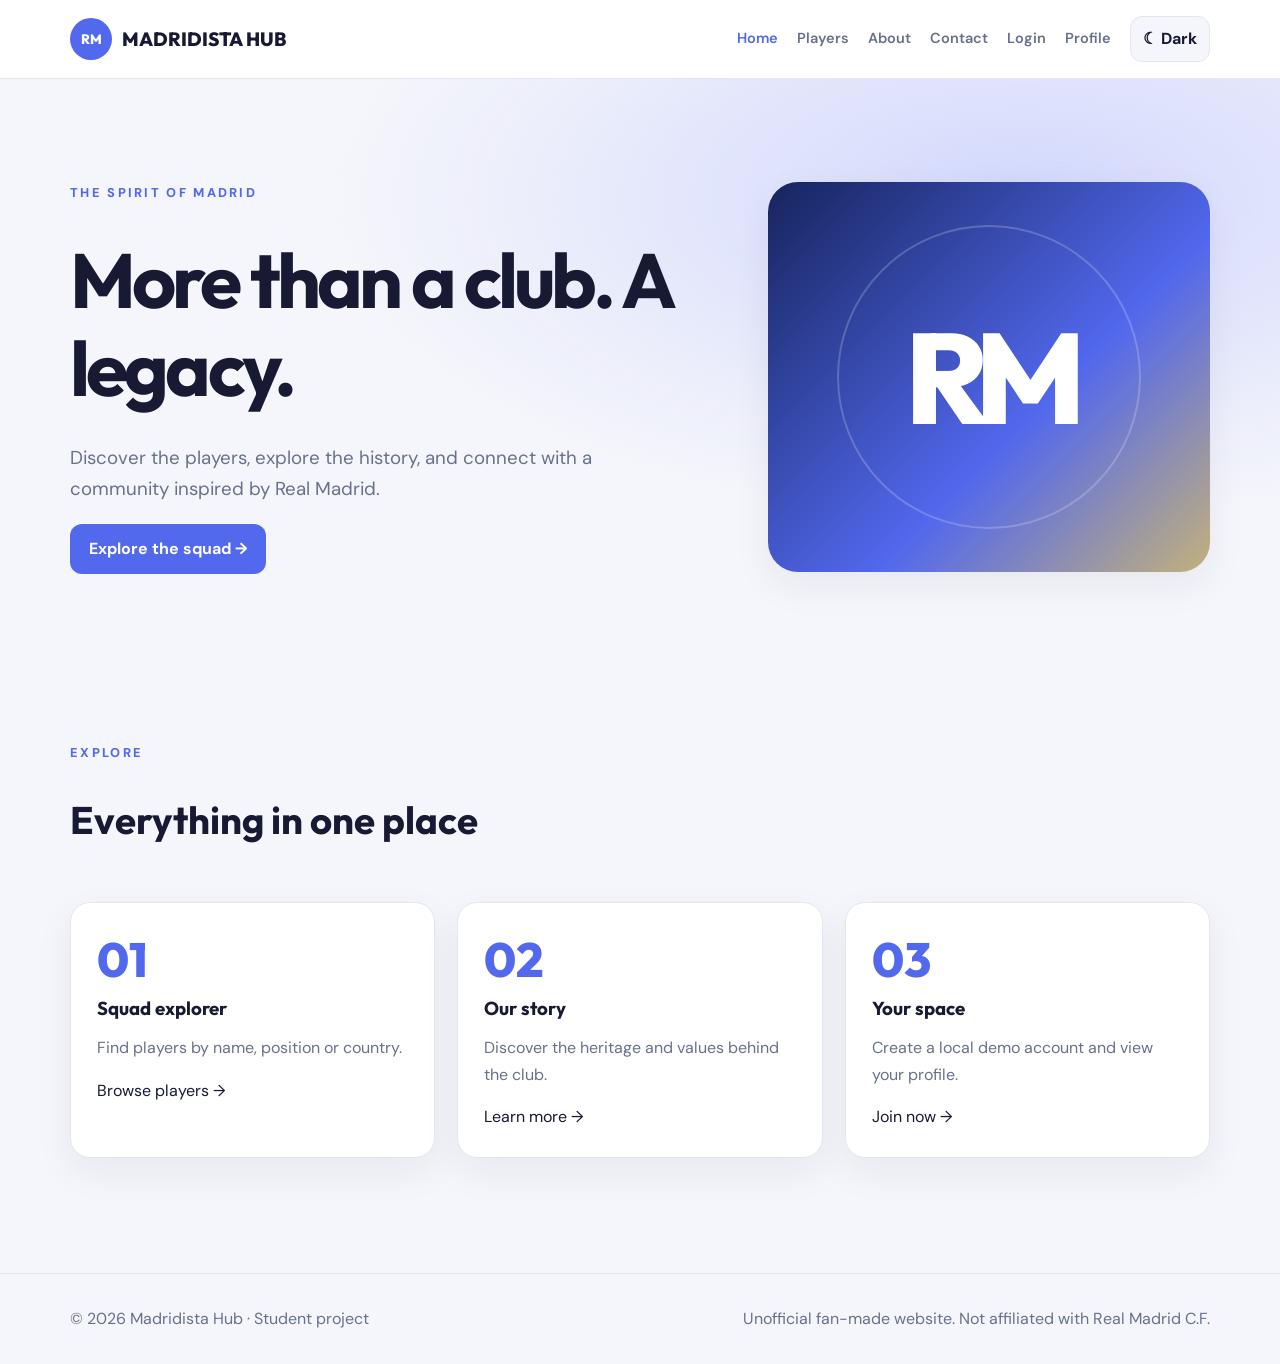
<file: index.html>
<!doctype html><html lang="en"><head><meta charset="UTF-8"><meta name="viewport" content="width=device-width,initial-scale=1"><meta name="description" content="Unofficial Real Madrid fan website student project"><title>Home | Madridista Hub</title><link rel="stylesheet" href="css/style.css"><script src="js/script.js" defer></script></head><body><header class="site-header"><nav class="container nav" aria-label="Main navigation"><a class="brand" href="index.html"><span class="crest" aria-hidden="true">RM</span> MADRIDISTA HUB</a><div class="nav-links"><a href="index.html">Home</a><a href="players.html">Players</a><a href="about.html">About</a><a href="contact.html">Contact</a><a href="login.html">Login</a><a href="profile.html">Profile</a><button class="theme-btn" type="button">☾ Dark</button></div></nav></header><main><section class="hero"><div class="container hero-grid"><div><span class="eyebrow">The spirit of Madrid</span><h1>More than a club. A legacy.</h1><p class="lead">Discover the players, explore the history, and connect with a community inspired by Real Madrid.</p><a class="btn" href="players.html">Explore the squad →</a></div><div class="hero-art" role="img" aria-label="Stylized blue and gold Madridista Hub graphic"><strong>RM</strong></div></div></section><section class="section"><div class="container"><div class="section-head"><div><span class="eyebrow">Explore</span><h2>Everything in one place</h2></div></div><div class="grid"><article class="card"><span class="number">01</span><h3>Squad explorer</h3><p class="muted">Find players by name, position or country.</p><a href="players.html">Browse players →</a></article><article class="card"><span class="number">02</span><h3>Our story</h3><p class="muted">Discover the heritage and values behind the club.</p><a href="about.html">Learn more →</a></article><article class="card"><span class="number">03</span><h3>Your space</h3><p class="muted">Create a local demo account and view your profile.</p><a href="login.html">Join now →</a></article></div></div></section></main><footer class="footer"><div class="container footer-inner"><span>© 2026 Madridista Hub · Student project</span><span>Unofficial fan-made website. Not affiliated with Real Madrid C.F.</span></div></footer></body></html>
</file>
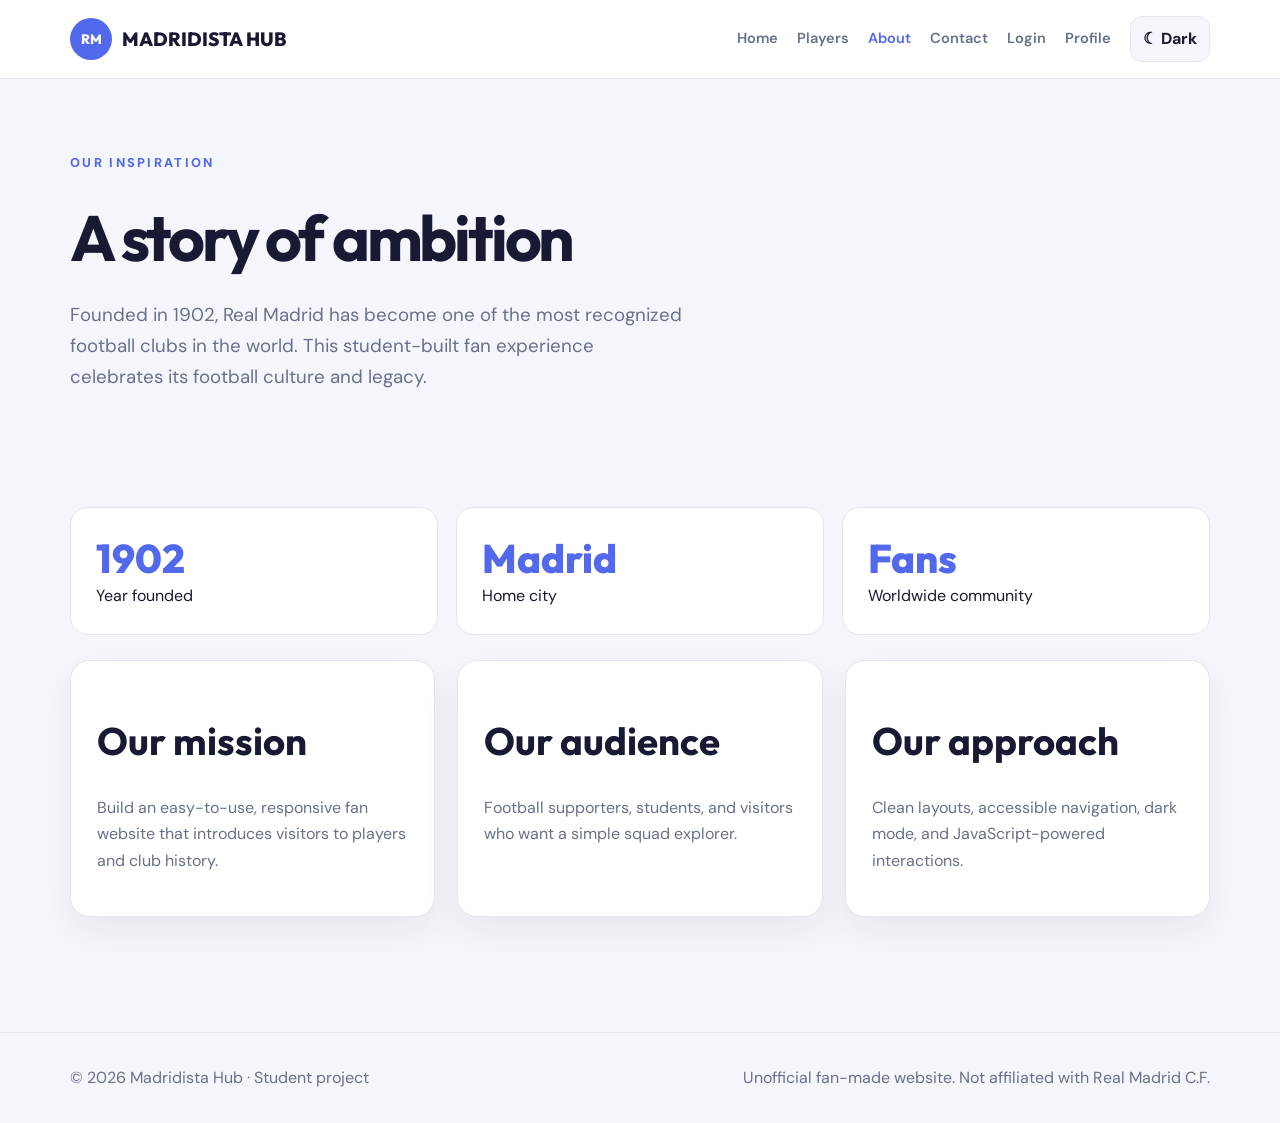
<file: about.html>
<!doctype html><html lang="en"><head><meta charset="UTF-8"><meta name="viewport" content="width=device-width,initial-scale=1"><meta name="description" content="Unofficial Real Madrid fan website student project"><title>About | Madridista Hub</title><link rel="stylesheet" href="css/style.css"><script src="js/script.js" defer></script></head><body><header class="site-header"><nav class="container nav" aria-label="Main navigation"><a class="brand" href="index.html"><span class="crest" aria-hidden="true">RM</span> MADRIDISTA HUB</a><div class="nav-links"><a href="index.html">Home</a><a href="players.html">Players</a><a href="about.html">About</a><a href="contact.html">Contact</a><a href="login.html">Login</a><a href="profile.html">Profile</a><button class="theme-btn" type="button">☾ Dark</button></div></nav></header><main><section class="container page-head"><span class="eyebrow">Our inspiration</span><h1>A story of ambition</h1><p class="lead">Founded in 1902, Real Madrid has become one of the most recognized football clubs in the world. This student-built fan experience celebrates its football culture and legacy.</p></section><section class="section"><div class="container"><div class="stats"><div class="stat"><strong>1902</strong>Year founded</div><div class="stat"><strong>Madrid</strong>Home city</div><div class="stat"><strong>Fans</strong>Worldwide community</div></div><div class="grid" style="margin-top:25px"><article class="card"><h2>Our mission</h2><p class="muted">Build an easy-to-use, responsive fan website that introduces visitors to players and club history.</p></article><article class="card"><h2>Our audience</h2><p class="muted">Football supporters, students, and visitors who want a simple squad explorer.</p></article><article class="card"><h2>Our approach</h2><p class="muted">Clean layouts, accessible navigation, dark mode, and JavaScript-powered interactions.</p></article></div></div></section></main><footer class="footer"><div class="container footer-inner"><span>© 2026 Madridista Hub · Student project</span><span>Unofficial fan-made website. Not affiliated with Real Madrid C.F.</span></div></footer></body></html>
</file>
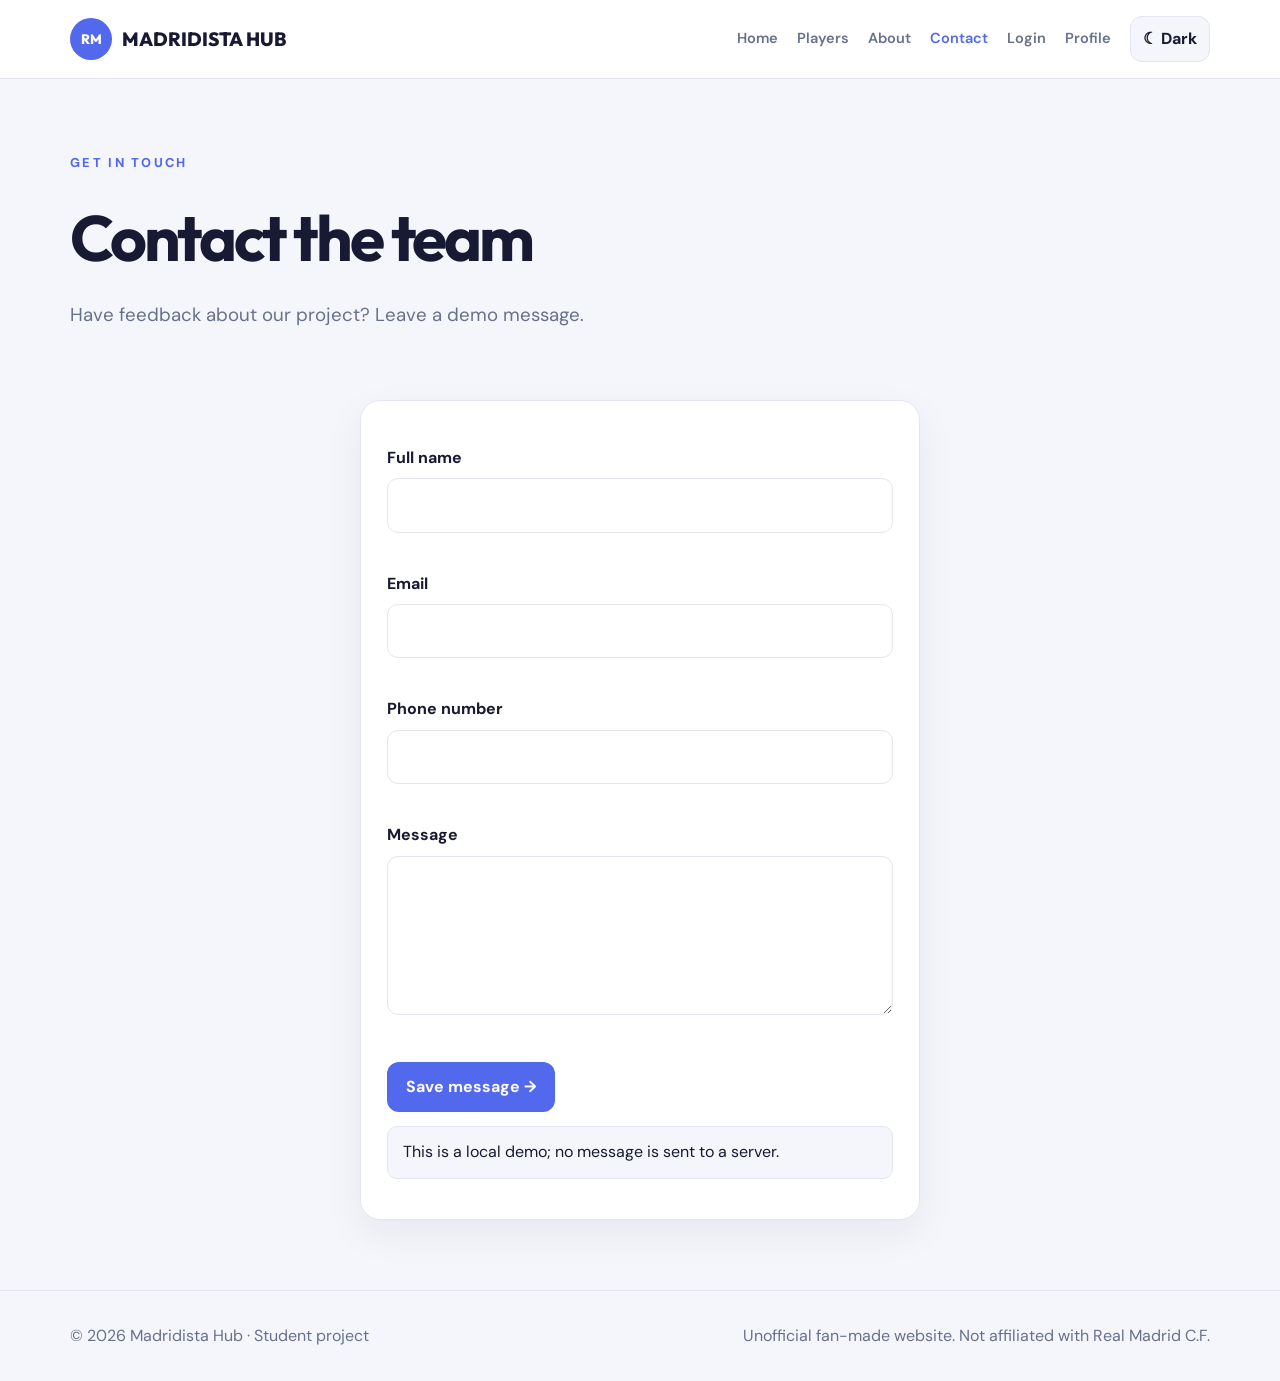
<file: contact.html>
<!doctype html><html lang="en"><head><meta charset="UTF-8"><meta name="viewport" content="width=device-width,initial-scale=1"><meta name="description" content="Unofficial Real Madrid fan website student project"><title>Contact | Madridista Hub</title><link rel="stylesheet" href="css/style.css"><script src="js/script.js" defer></script></head><body><header class="site-header"><nav class="container nav" aria-label="Main navigation"><a class="brand" href="index.html"><span class="crest" aria-hidden="true">RM</span> MADRIDISTA HUB</a><div class="nav-links"><a href="index.html">Home</a><a href="players.html">Players</a><a href="about.html">About</a><a href="contact.html">Contact</a><a href="login.html">Login</a><a href="profile.html">Profile</a><button class="theme-btn" type="button">☾ Dark</button></div></nav></header><main><section class="container page-head"><span class="eyebrow">Get in touch</span><h1>Contact the team</h1><p class="lead">Have feedback about our project? Leave a demo message.</p></section><section class="container"><form id="contact-form" class="card form-card" novalidate><div class="field"><label for="contact-name">Full name</label><input id="contact-name" type="text"  required><div class="error" id="contact-name-error" aria-live="polite"></div></div><div class="field"><label for="contact-email">Email</label><input id="contact-email" type="email"  required><div class="error" id="contact-email-error" aria-live="polite"></div></div><div class="field"><label for="contact-phone">Phone number</label><input id="contact-phone" type="tel"  required><div class="error" id="contact-phone-error" aria-live="polite"></div></div><div class="field"><label for="contact-message">Message</label><textarea id="contact-message" rows="5" required></textarea><div class="error" id="contact-message-error" aria-live="polite"></div></div><button class="primary" type="submit">Save message →</button><p class="notice" id="contact-success" role="status">This is a local demo; no message is sent to a server.</p></form></section></main><footer class="footer"><div class="container footer-inner"><span>© 2026 Madridista Hub · Student project</span><span>Unofficial fan-made website. Not affiliated with Real Madrid C.F.</span></div></footer></body></html>
</file>
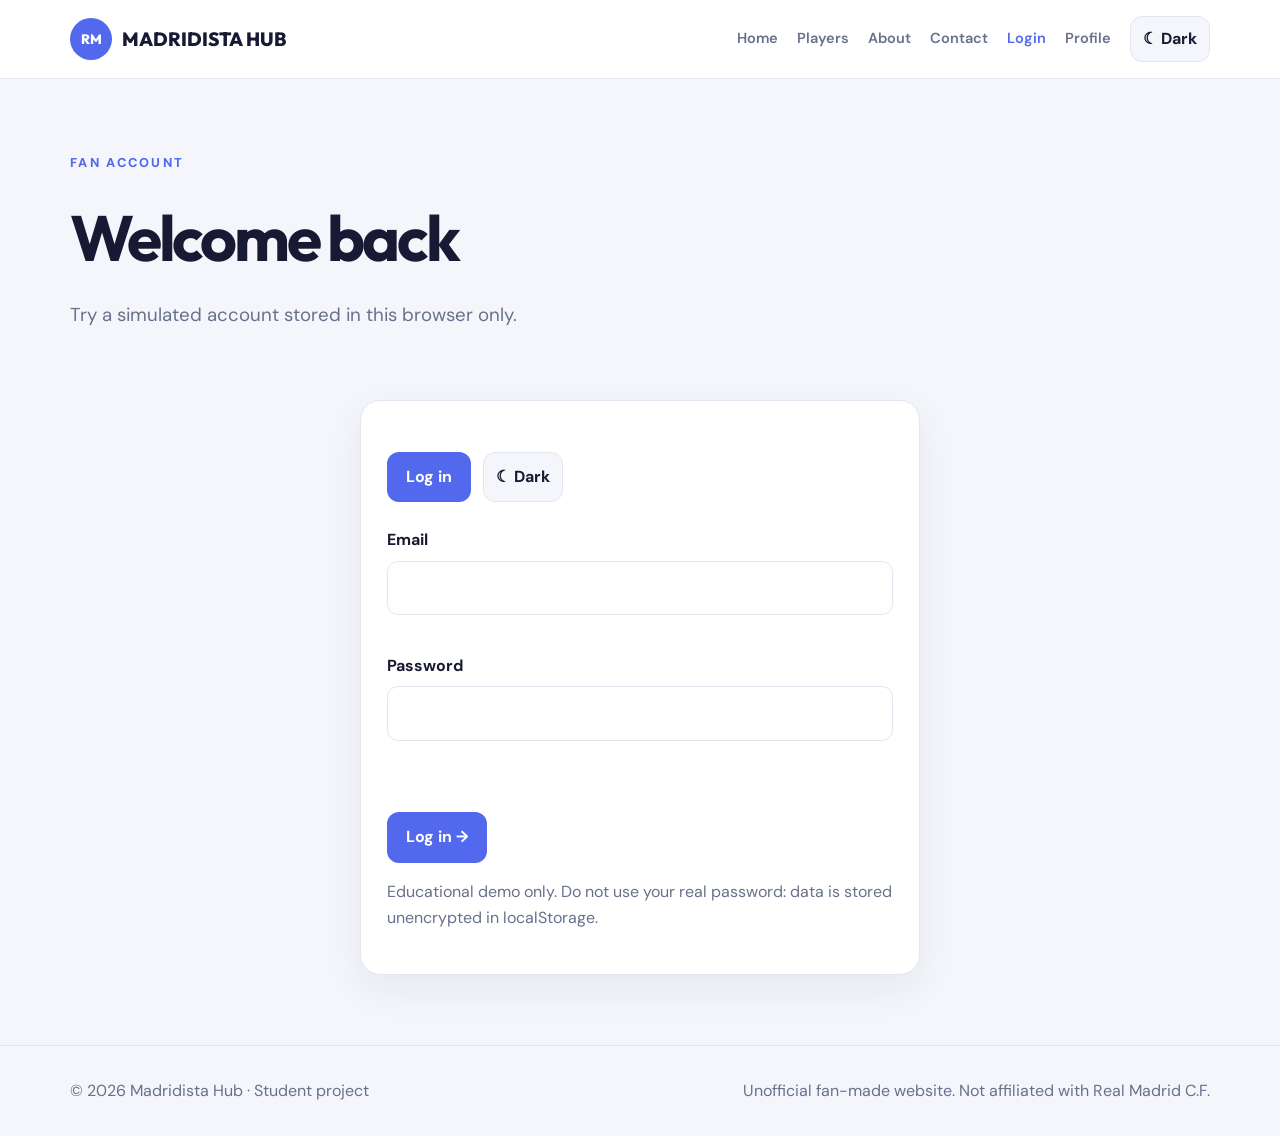
<file: login.html>
<!doctype html><html lang="en"><head><meta charset="UTF-8"><meta name="viewport" content="width=device-width,initial-scale=1"><meta name="description" content="Unofficial Real Madrid fan website student project"><title>Login | Madridista Hub</title><link rel="stylesheet" href="css/style.css"><script src="js/script.js" defer></script></head><body><header class="site-header"><nav class="container nav" aria-label="Main navigation"><a class="brand" href="index.html"><span class="crest" aria-hidden="true">RM</span> MADRIDISTA HUB</a><div class="nav-links"><a href="index.html">Home</a><a href="players.html">Players</a><a href="about.html">About</a><a href="contact.html">Contact</a><a href="login.html">Login</a><a href="profile.html">Profile</a><button class="theme-btn" type="button">☾ Dark</button></div></nav></header><main><section class="container page-head"><span class="eyebrow">Fan account</span><h1>Welcome back</h1><p class="lead">Try a simulated account stored in this browser only.</p></section><section class="container"><div class="card form-card"><div class="toolbar"><button class="primary" data-auth-tab="login" aria-pressed="true">Log in</button><button class="theme-btn" data-auth-tab="signup" aria-pressed="false">Sign up</button></div><form id="login-form" novalidate><div class="field"><label for="login-email">Email</label><input id="login-email" type="email"  required><div class="error" id="login-email-error" aria-live="polite"></div></div><div class="field"><label for="login-password">Password</label><input id="login-password" type="password"  required><div class="error" id="login-password-error" aria-live="polite"></div></div><p id="login-error" class="error" aria-live="polite"></p><button class="primary" type="submit">Log in →</button></form><form id="signup-form" class="hidden" novalidate><div class="field"><label for="signup-name">Full name</label><input id="signup-name" type="text"  required><div class="error" id="signup-name-error" aria-live="polite"></div></div><div class="field"><label for="signup-email">Email</label><input id="signup-email" type="email"  required><div class="error" id="signup-email-error" aria-live="polite"></div></div><div class="field"><label for="signup-phone">Phone number</label><input id="signup-phone" type="tel" placeholder="+7 700 000 00 00" required><div class="error" id="signup-phone-error" aria-live="polite"></div></div><div class="field"><label for="signup-password">Password (8+ chars, uppercase, lowercase, number)</label><input id="signup-password" type="password"  required><div class="error" id="signup-password-error" aria-live="polite"></div></div><button class="primary" type="submit">Create account →</button></form><p class="muted">Educational demo only. Do not use your real password: data is stored unencrypted in localStorage.</p></div></section></main><footer class="footer"><div class="container footer-inner"><span>© 2026 Madridista Hub · Student project</span><span>Unofficial fan-made website. Not affiliated with Real Madrid C.F.</span></div></footer></body></html>
</file>
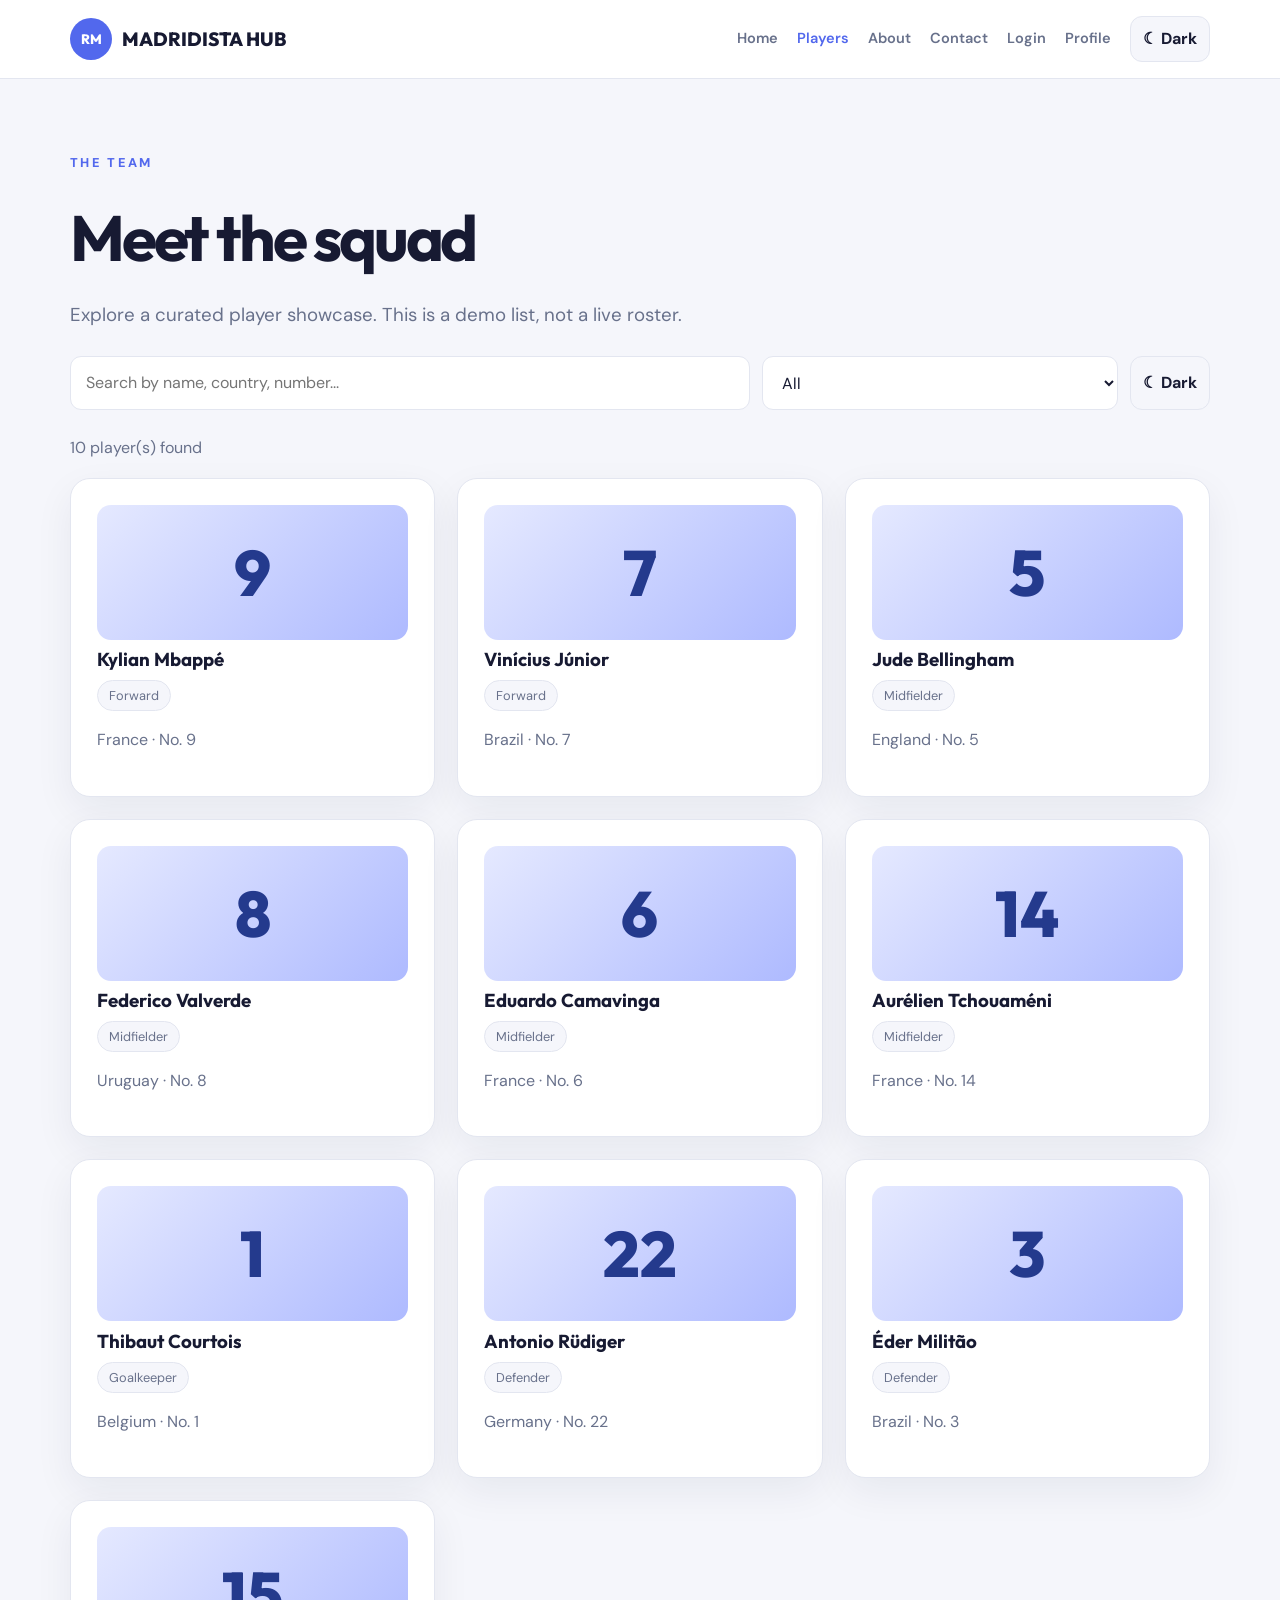
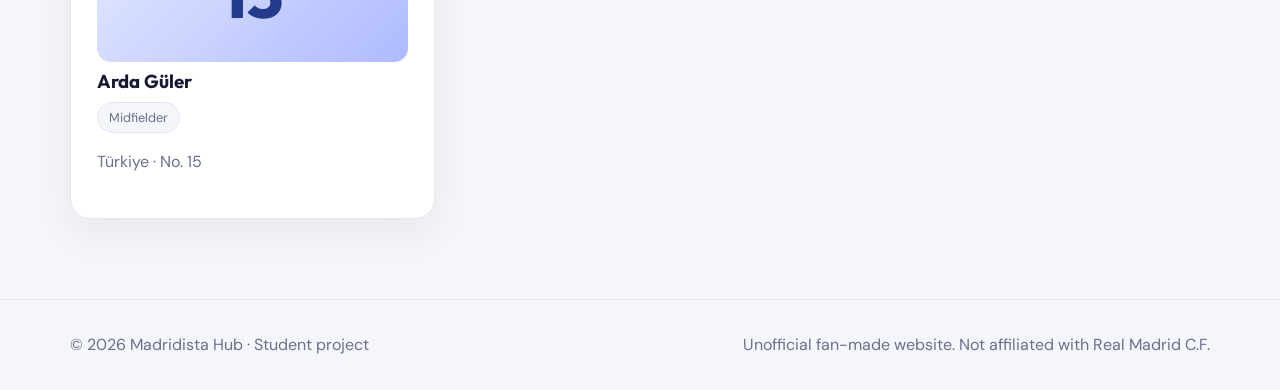
<file: players.html>
<!doctype html><html lang="en"><head><meta charset="UTF-8"><meta name="viewport" content="width=device-width,initial-scale=1"><meta name="description" content="Unofficial Real Madrid fan website student project"><title>Players | Madridista Hub</title><link rel="stylesheet" href="css/style.css"><script src="js/script.js" defer></script></head><body><header class="site-header"><nav class="container nav" aria-label="Main navigation"><a class="brand" href="index.html"><span class="crest" aria-hidden="true">RM</span> MADRIDISTA HUB</a><div class="nav-links"><a href="index.html">Home</a><a href="players.html">Players</a><a href="about.html">About</a><a href="contact.html">Contact</a><a href="login.html">Login</a><a href="profile.html">Profile</a><button class="theme-btn" type="button">☾ Dark</button></div></nav></header><main><section class="container page-head"><span class="eyebrow">The team</span><h1>Meet the squad</h1><p class="lead">Explore a curated player showcase. This is a demo list, not a live roster.</p><div class="toolbar"><input id="player-search" type="search" aria-label="Search players" placeholder="Search by name, country, number..."><select id="position-filter" aria-label="Filter by position"><option>All</option><option>Forward</option><option>Midfielder</option><option>Defender</option><option>Goalkeeper</option></select><button class="theme-btn" id="reset-filter">Reset</button></div><p id="result-count" class="muted" role="status"></p><div id="player-list" class="grid"></div></section></main><footer class="footer"><div class="container footer-inner"><span>© 2026 Madridista Hub · Student project</span><span>Unofficial fan-made website. Not affiliated with Real Madrid C.F.</span></div></footer></body></html>
</file>
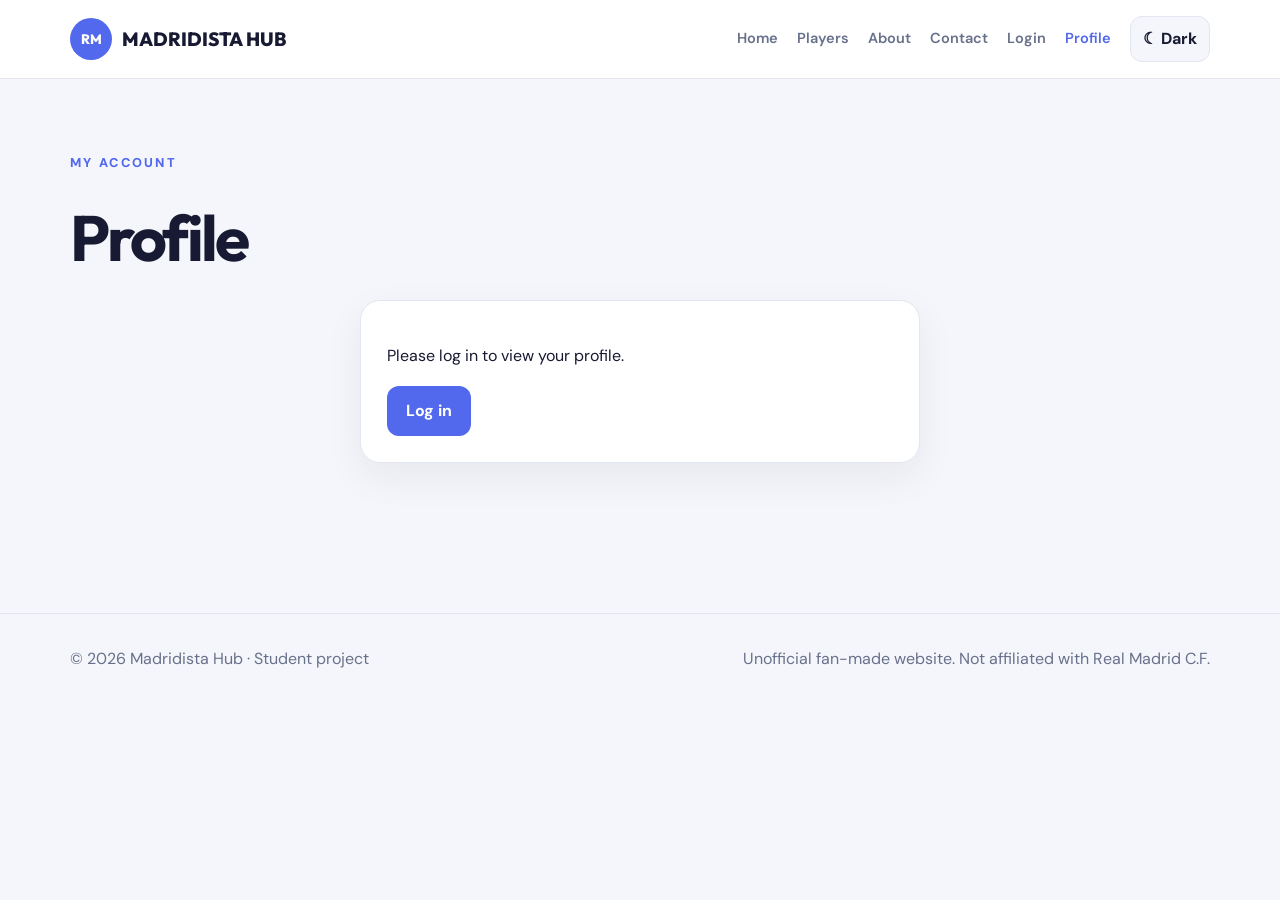
<file: profile.html>
<!doctype html><html lang="en"><head><meta charset="UTF-8"><meta name="viewport" content="width=device-width,initial-scale=1"><meta name="description" content="Unofficial Real Madrid fan website student project"><title>Profile | Madridista Hub</title><link rel="stylesheet" href="css/style.css"><script src="js/script.js" defer></script></head><body><header class="site-header"><nav class="container nav" aria-label="Main navigation"><a class="brand" href="index.html"><span class="crest" aria-hidden="true">RM</span> MADRIDISTA HUB</a><div class="nav-links"><a href="index.html">Home</a><a href="players.html">Players</a><a href="about.html">About</a><a href="contact.html">Contact</a><a href="login.html">Login</a><a href="profile.html">Profile</a><button class="theme-btn" type="button">☾ Dark</button></div></nav></header><main><section class="container page-head"><span class="eyebrow">My account</span><h1>Profile</h1><div id="profile-content" class="card form-card" aria-live="polite"></div></section></main><footer class="footer"><div class="container footer-inner"><span>© 2026 Madridista Hub · Student project</span><span>Unofficial fan-made website. Not affiliated with Real Madrid C.F.</span></div></footer></body></html>
</file>
<file: css/style.css>
@import url('https://fonts.googleapis.com/css2?family=DM+Sans:wght@400;500;600;700&family=Outfit:wght@400;500;600;700;800&display=swap');
:root{--bg:#f5f6fb;--panel:#fff;--text:#171a32;--muted:#68718b;--accent:#5268ed;--accent2:#bba16c;--border:#e3e6f0;--shadow:0 14px 38px #151d3a10}html[data-theme=dark]{--bg:#101322;--panel:#1a1e32;--text:#f7f8ff;--muted:#abb2ca;--accent:#9aa8ff;--border:#343b56;--shadow:0 14px 38px #0004}*{box-sizing:border-box}html{scroll-behavior:smooth}body{margin:0;background:var(--bg);color:var(--text);font:16px 'DM Sans',sans-serif;line-height:1.65}h1,h2,h3{font-family:Outfit,sans-serif;line-height:1.15}h1{font-size:clamp(2.5rem,6vw,5.2rem);letter-spacing:-.05em;margin:.4em 0}h2{font-size:clamp(1.7rem,3vw,2.6rem)}a{color:inherit;text-decoration:none}button,input,select,textarea{font:inherit}button,.btn{cursor:pointer;border:0;border-radius:12px;padding:12px 19px;font-weight:700;transition:transform .2s,box-shadow .2s,background .2s}.btn,.primary{display:inline-flex;align-items:center;justify-content:center;background:var(--accent);color:#fff;gap:8px}.btn:hover,.primary:hover{transform:translateY(-3px);box-shadow:0 10px 22px #5268ed55}button:focus-visible,a:focus-visible,input:focus-visible,select:focus-visible,textarea:focus-visible{outline:3px solid var(--accent2);outline-offset:3px}.container{width:min(1140px,92%);margin:auto}.site-header{position:sticky;top:0;z-index:10;background:var(--panel);border-bottom:1px solid var(--border)}.nav{display:flex;align-items:center;justify-content:space-between;gap:18px;min-height:78px}.brand{font:800 1.2rem Outfit;display:flex;align-items:center;gap:10px}.crest{display:grid;place-items:center;background:var(--accent);color:white;border-radius:50%;width:42px;height:42px;font-size:.85rem}.nav-links{display:flex;align-items:center;flex-wrap:wrap;gap:19px}.nav-links a{font-weight:600;font-size:.91rem;color:var(--muted)}.nav-links a:hover,.nav-links a[aria-current=page]{color:var(--accent)}.theme-btn{background:var(--bg);color:var(--text);border:1px solid var(--border);padding:9px 12px}.hero{padding:100px 0;background:radial-gradient(ellipse at 80% 20%,#7285ff44,transparent 48%),var(--bg)}.hero-grid{display:grid;grid-template-columns:1.2fr .8fr;align-items:center;gap:35px}.eyebrow{color:var(--accent);text-transform:uppercase;font-size:.8rem;letter-spacing:.18em;font-weight:800}.lead{font-size:1.17rem;color:var(--muted);max-width:620px}.hero-art{min-height:390px;border-radius:30px;background:linear-gradient(135deg,#16245d,#5268ed 60%,#c3b17b);display:flex;align-items:center;justify-content:center;color:white;box-shadow:var(--shadow);position:relative;overflow:hidden}.hero-art:before{content:'';position:absolute;width:300px;height:300px;border:2px solid #ffffff33;border-radius:50%}.hero-art strong{font:800 clamp(4rem,10vw,8rem) Outfit;letter-spacing:-.1em;z-index:1}.section{padding:65px 0}.section-head{display:flex;align-items:end;justify-content:space-between;gap:20px;margin-bottom:28px}.muted{color:var(--muted)}.grid{display:grid;grid-template-columns:repeat(3,minmax(0,1fr));gap:22px}.card{background:var(--panel);border:1px solid var(--border);border-radius:20px;padding:26px;box-shadow:var(--shadow);transition:transform .2s}.card:hover{transform:translateY(-5px)}.card h3{margin:.5em 0}.number{font:800 3rem Outfit;color:var(--accent)}.pill{display:inline-block;border-radius:999px;background:var(--bg);border:1px solid var(--border);padding:4px 11px;color:var(--muted);font-size:.8rem}.page-head{padding:70px 0 30px}.page-head h1{font-size:clamp(2.5rem,5vw,4rem)}.toolbar{display:flex;flex-wrap:wrap;gap:12px;margin:25px 0}.toolbar input{flex:2;min-width:210px}.toolbar select{flex:1;min-width:160px}input,select,textarea{width:100%;border:1px solid var(--border);background:var(--panel);color:var(--text);padding:13px 15px;border-radius:11px}.player-icon{display:grid;place-items:center;height:135px;border-radius:14px;background:linear-gradient(135deg,#e5e9ff,#aebaff);color:#243a8d;font:800 4rem Outfit}.form-card{max-width:560px;margin:20px auto 70px}.field{margin:18px 0}.field label{display:block;font-weight:700;margin-bottom:7px}.error{color:#db4053;font-size:.86rem;min-height:20px}.notice{padding:12px 15px;border-radius:10px;background:var(--bg);border:1px solid var(--border);margin:14px 0}.hidden{display:none!important}.footer{margin-top:50px;padding:32px 0;border-top:1px solid var(--border);color:var(--muted)}.footer-inner{display:flex;justify-content:space-between;gap:15px;flex-wrap:wrap}.stats{display:grid;grid-template-columns:repeat(3,1fr);gap:18px}.stat{padding:25px;background:var(--panel);border-radius:18px;border:1px solid var(--border)}.stat strong{display:block;font:800 2.5rem Outfit;color:var(--accent)}@media(max-width:850px){.hero-grid{grid-template-columns:1fr}.hero-art{min-height:260px}.grid{grid-template-columns:repeat(2,1fr)}.nav{align-items:flex-start;padding:15px 0;flex-direction:column}.nav-links{gap:13px}}@media(max-width:560px){.grid,.stats{grid-template-columns:1fr}.hero{padding:55px 0}.section{padding:40px 0}.card{padding:20px}.nav-links{gap:10px}.nav-links a{font-size:.83rem}.section-head{display:block}}@media(prefers-reduced-motion:reduce){*,*:before,*:after{animation:none!important;transition:none!important;scroll-behavior:auto!important}}
</file>
